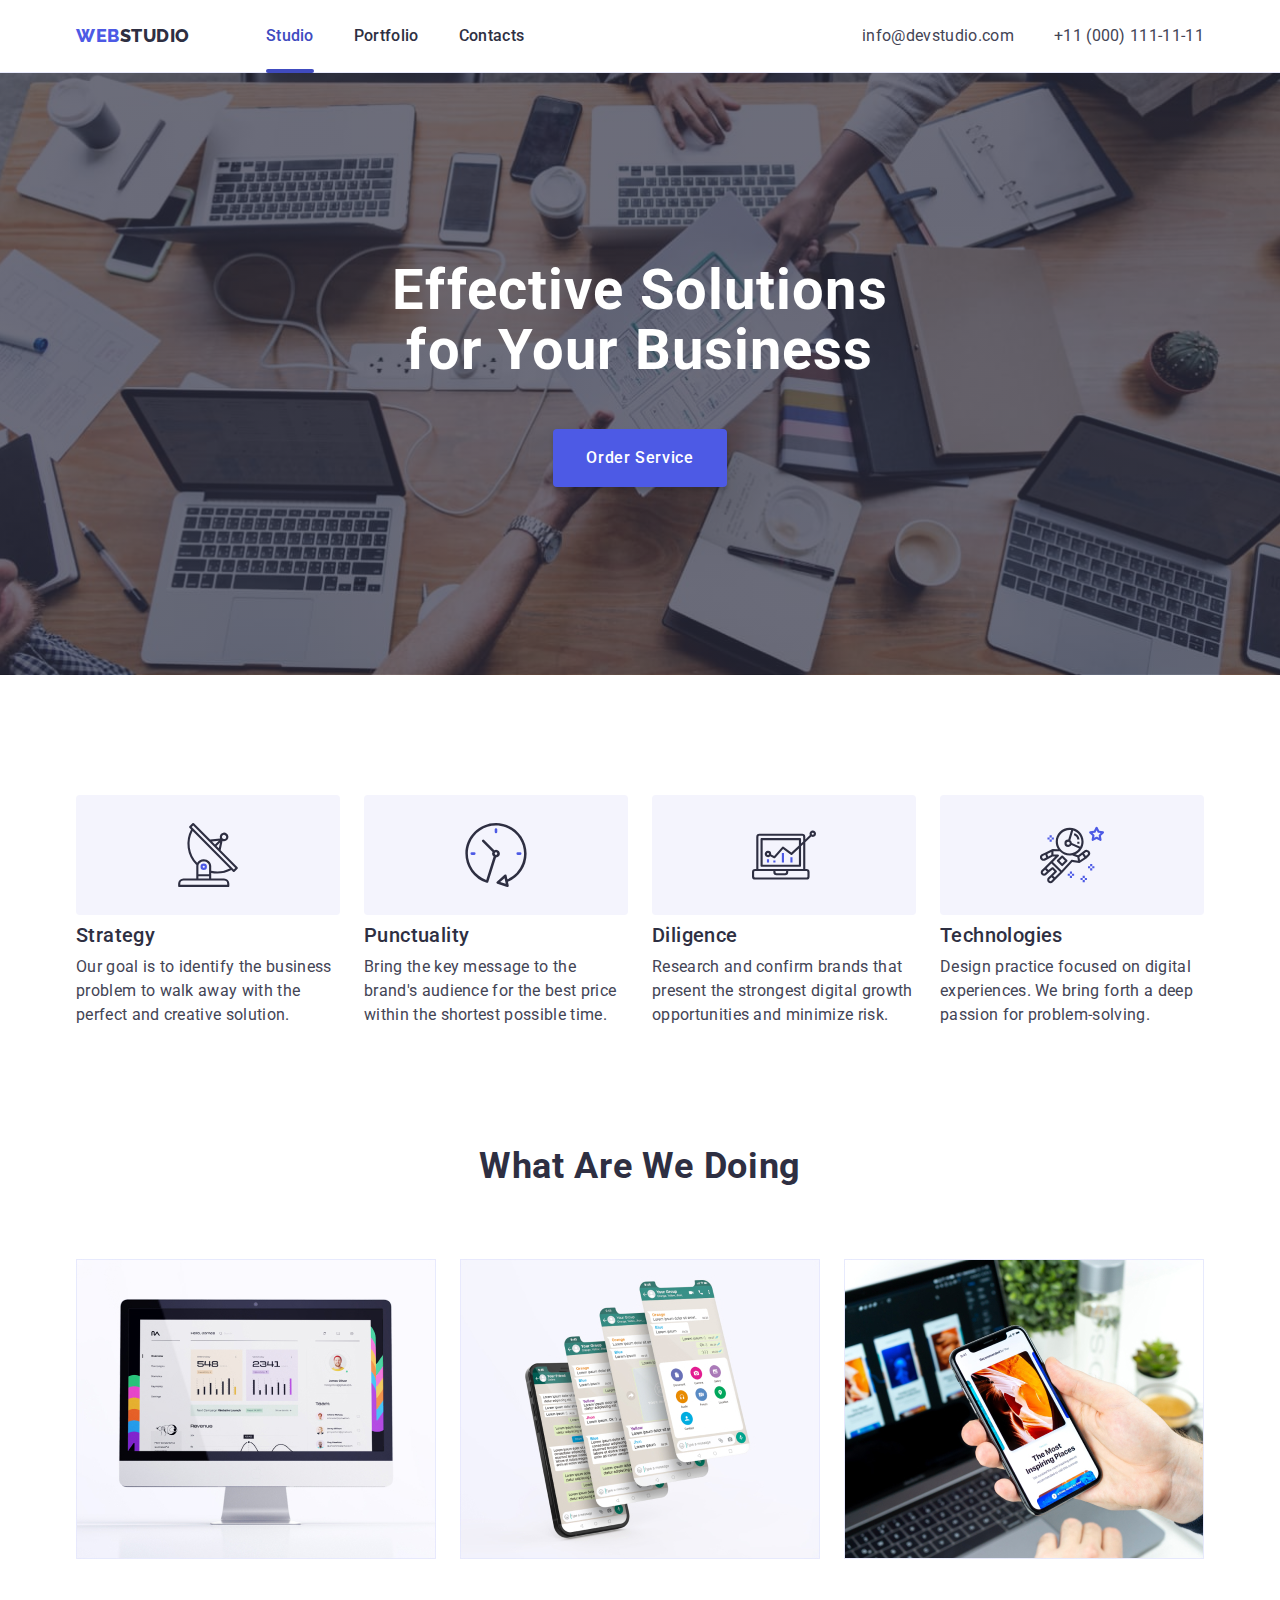
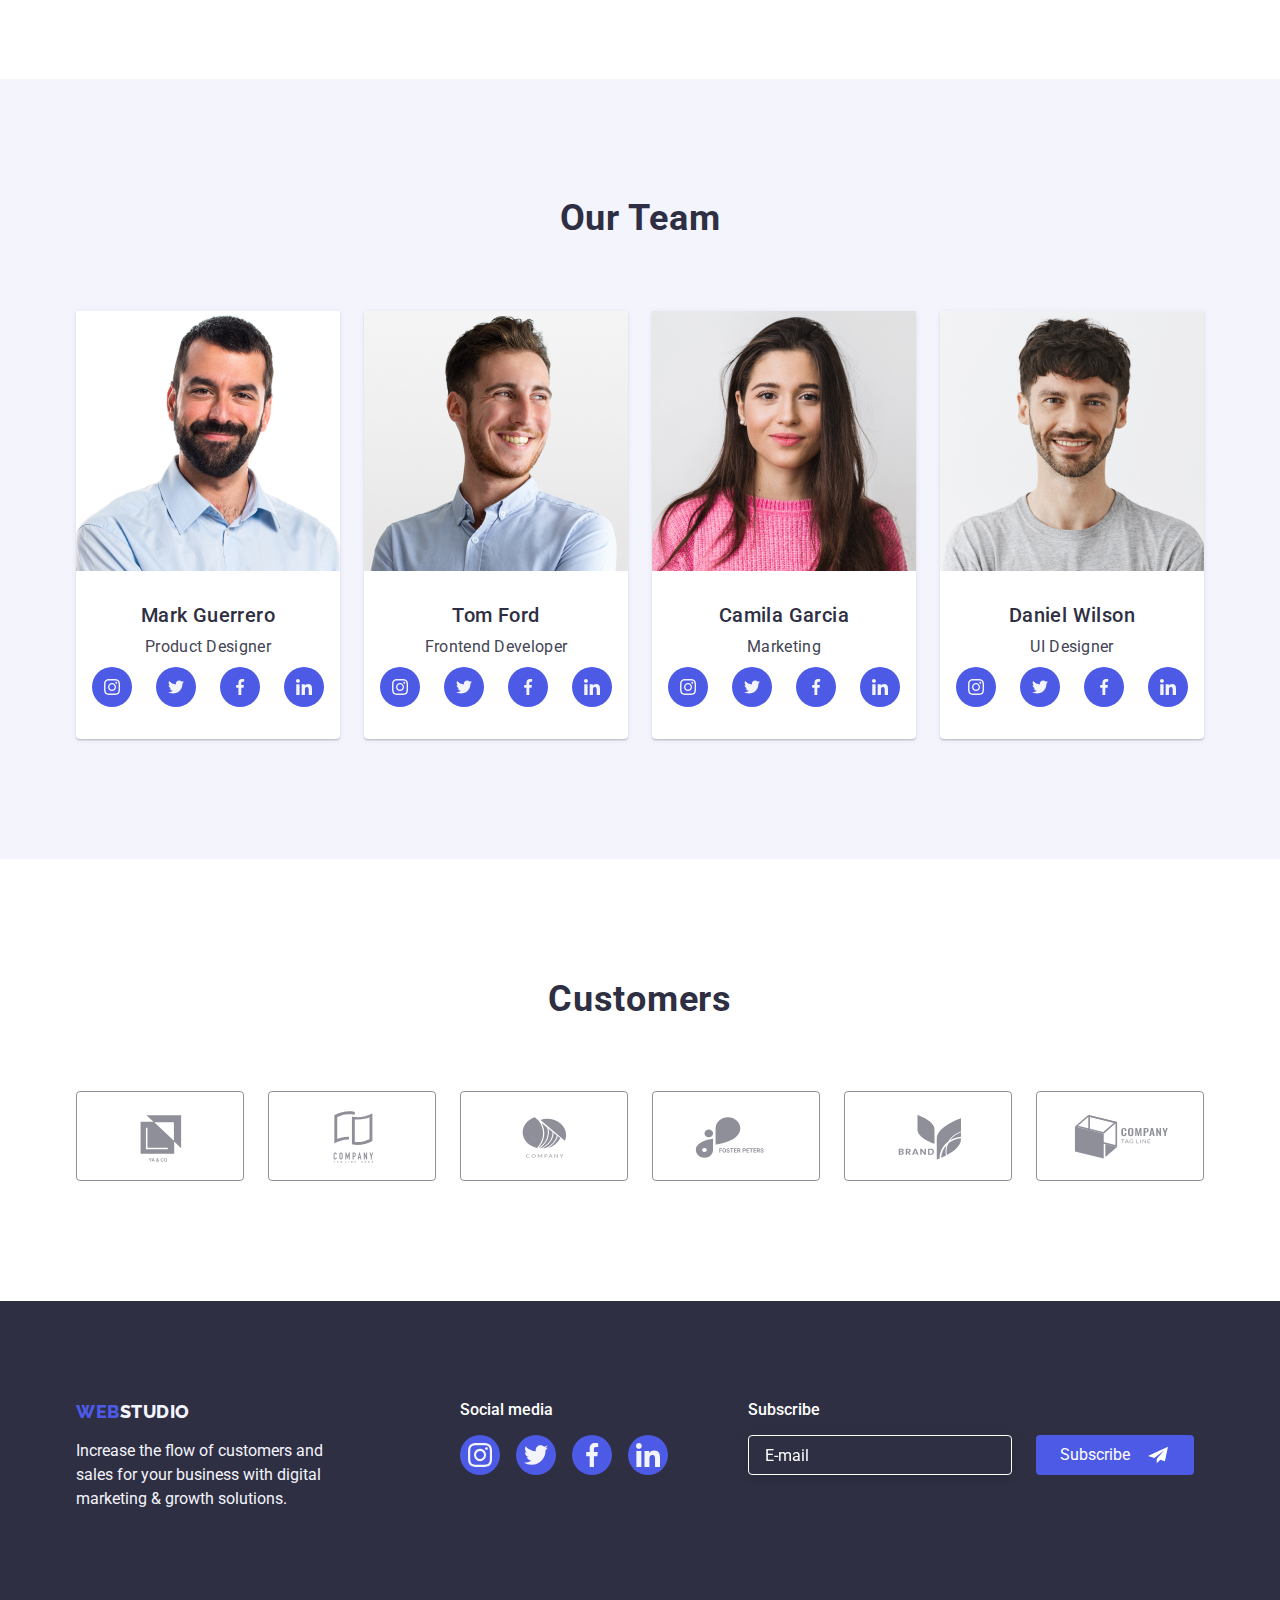
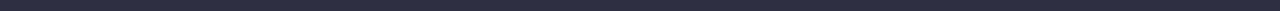
<file: index.html>
<!DOCTYPE html>
<html lang="en">

<head>
  <meta charset="UTF-8" />
  <meta http-equiv="X-UA-Compatible" content="IE=edge" />
  <meta name="viewport" content="width=device-width, initial-scale=1.0" />
  <title>Document</title>
  <link rel="preconnect" href="https://fonts.googleapis.com">
  <link rel="preconnect" href="https://fonts.gstatic.com" crossorigin>
  <link href="https://fonts.googleapis.com/css2?family=Raleway:wght@800&family=Roboto:wght@400;500;700;900&display=swap"
    rel="stylesheet">
  <link rel="stylesheet" href="https://cdnjs.cloudflare.com/ajax/libs/modern-normalize/1.1.0/modern-normalize.min.css">
  <link rel="stylesheet" href="./css/styles.css">
  <link rel="stylesheet" href="./css/tablet.css" media="screen and (min-width: 768px)">
  <link rel="stylesheet" href="./css/desktop.css" media="screen and (min-width: 1158px)">
</head>

<body>
  <header class="page-header">
    <div class="container header-nav header-nav-mobile ">
      <nav class="header-nav">
        <a href="./index.html" class="logo link">
          Web<span class="text-logo-header">Studio</span>
        </a>
        <ul class="site-nav list">
          <li class="item"><a href="./index.html" class="link site-nav-line site-nav-active">Studio</a></li>
          <li class="item"><a href="./portfolio.html" class="link site-nav-stay">Portfolio</a></li>
          <li class="item"><a href="" class="link site-nav-stay">Contacts</a></li>
        </ul>
      </nav>
      <button type="button" class="mobile-menu-open js-open-menu">
        <svg class="mobile-menu-open-icon" width="32" height="22">
          <use href="./images/SVG/symbol-defs.svg#burger-icon"></use>
        </svg>
      </button>
      <address class="navigation-nav header-nav">
        <ul class="list navigation-nav ">
          <li class="item tablet-navigation-email">
            <a href="mailto:info@devstudio.com" class="link">info@devstudio.com</a>
          </li>
          <li class="item">
            <a class="link" href="tel:+110001111111">+11 (000) 111-11-11</a>
          </li>
        </ul>
      </address>
    </div>
    <div class=" mobile-menu js-menu-container">
      <div class=" mobile-menu-container">
        <button type="button" class="modal-button js-close-menu">
          <svg width="8" height="8">
            <use href="./images/SVG/symbol-defs.svg#close-black-18dp-2-1"></use>
          </svg>
        </button>
        <div>
          <nav>
            <ul class="site-nav-mobile list">
              <li><a href="./index.html" class="link site-studio-active">Studio</a></li>
              <li><a href="./portfolio.html" class="link">Portfolio</a></li>
              <li><a href="" class="link ">Contacts</a></li>
            </ul>
          </nav>
        </div>
        <div>
          <address class=" navigation-nav-mobile ">
            <ul class="list">
              <li>
                <a href="tel:+110001111111" class="link mobile-tel">+11 (000) 111-11-11</a>
              </li>
              <li>
                <a href="mailto:info@devstudio.com" class="link mobile-email">info@devstudio.com</a>
              </li>
            </ul>
          </address>
          <div>
            <ul class="container-icon-mobile ">
              <li class="list">
                <a class="team-icon" href="">
                  <svg class="icon-link" width="16" height="16">
                    <use href="./images/SVG/symbol-defs.svg#instagram"></use>
                  </svg>
                </a>
              </li>
              <li class="list">
                <a class="team-icon" href="">
                  <svg class="icon-link" width="16" height="16">
                    <use href="./images/SVG/symbol-defs.svg#twitter"></use>
                  </svg>
                </a>
              </li>
              <li class="list">
                <a class="team-icon" href="">
                  <svg class="icon-link" width="16" height="16">
                    <use href="./images/SVG/symbol-defs.svg#facebook"></use>
                  </svg>
                </a>
              </li>
              <li class="list">
                <a class="team-icon" href="">
                  <svg class="icon-link" width="16" height="16">
                    <use href="./images/SVG/symbol-defs.svg#linkedin"></use>
                  </svg>
                </a>
              </li>
            </ul>
          </div>
        </div>
      </div>
    </div>
  </header>
  <main>
    <div class="banner">
      <section class="hero">
        <div class="container ">
          <h1 class="hero-title">Effective Solutions for Your Business</h1>
          <button data-modal-open type="button" class="hero-button"> Order Service</button>
        </div>
      </section>
    </div>
    <section class="section-subtitles">
      <div class="container">
        <h2 class="visually-hidden">Subtitles</h2>
        <ul class="text-paragraph list">
          <li class="item   icon-strategy">
            <h3 class="subtitles">Strategy</h3>
            <p>
              Our goal is to identify the business problem to walk away with the
              perfect and creative solution.
            </p>
          </li>
          <li class="item icon-punctuality ">
            <h3 class="subtitles">Punctuality</h3>
            <p>
              Bring the key message to the brand's audience for the best price
              within the shortest possible time.
            </p>
          </li>
          <li class="item icon-diligence">
            <h3 class="subtitles">Diligence</h3>
            <p>
              Research and confirm brands that present the strongest digital
              growth opportunities and minimize risk.
            </p>
          </li>
          <li class="item icon-technologies">
            <h3 class="subtitles">Technologies</h3>
            <p>
              Design practice focused on digital experiences. We bring forth a
              deep passion for problem-solving.
            </p>
          </li>
        </ul>
      </div>
    </section>
    <section class="work-section">
      <div class="container">
        <h2 class="work-title">What are we doing</h2>
        <ul class="card-box-picture list">
          <li class="card-picture">
            <img srcset="./images/index/desktop/img11.jpg 1x, ./images/index/desktop/img21@2x.jpg 2x"
              src="./images/index/img1.jpg" alt="computer monitor" width="360" height="300" />
          </li>
          <li class="card-picture">
            <img srcset="./images/index/desktop/img2.jpg 1x, ./images/index/desktop/img22@2x.jpg 2x"
              src="./images/index/img2.jpg" alt="phone" width="360" height="300" />
          </li>
          <li class="card-picture">
            <img srcset="./images/index/desktop/img3.jpg 1x, ./images/index/desktop/img3@2x.jpg 2x"
              src="./images/index/img3.jpg" alt="interaction of the phone with the computer" width="360" height="300" />
          </li>
        </ul>
      </div>
    </section>
    <section class="time-section">
      <div class="container">
        <h2 class="time-title">Our Team</h2>
        <ul class=" card-box-photo list">
          <li class=" card-photo">
            <img srcset="./images/index/desktop/img1.jpg 1x, ./images/index/desktop/img2@2x.jpg 2x "
              src="./images/index/img4.jpg" alt="Mark Guerrero" width="264" height="260" />
            <div class="card-text-photo">
              <h3 class="subtitles-team">Mark Guerrero</h3>
              <p class="text-paragraph-photo">Product Designer</p>
              <ul class="container-icon">
                <li class="list">
                  <a class="team-icon" href="">
                    <svg class="icon-link" width="16" height="16">
                      <use href="./images/SVG/symbol-defs.svg#instagram"></use>
                    </svg>
                  </a>
                </li>
                <li class="list">
                  <a class="team-icon" href="">
                    <svg class="icon-link" width="16" height="16">
                      <use href="./images/SVG/symbol-defs.svg#twitter"></use>
                    </svg>
                  </a>
                </li>
                <li class="list">
                  <a class="team-icon" href="">
                    <svg class="icon-link" width="16" height="16">
                      <use href="./images/SVG/symbol-defs.svg#facebook"></use>
                    </svg>
                  </a>
                </li>
                <li class="list">
                  <a class="team-icon" href="">
                    <svg class="icon-link" width="16" height="16">
                      <use href="./images/SVG/symbol-defs.svg#linkedin"></use>
                    </svg>
                  </a>
                </li>
              </ul>
            </div>
          </li>
          <li class=" card-photo ">
            <img srcset="./images/index/desktop/tom.jpg 1x, ./images/index/desktop/tom@2x.jpg 2x "
              src="./images/index/img5.jpg" alt="Tom Ford" width="264" height="260" />
            <div class="card-text-photo">
              <h3 class="subtitles-team">Tom Ford</h3>
              <p class="text-paragraph-photo">Frontend Developer</p>
              <ul class="container-icon">
                <li class="list">
                  <a class="team-icon" href="">
                    <svg class="icon-link" width="16" height="16">
                      <use href="./images/SVG/symbol-defs.svg#instagram"></use>
                    </svg>
                  </a>
                </li>
                <li class="list">
                  <a class="team-icon" href="">
                    <svg class="icon-link" width="16" height="16">
                      <use href="./images/SVG/symbol-defs.svg#twitter"></use>
                    </svg>
                  </a>
                </li>
                <li class="list">
                  <a class="team-icon" href="">
                    <svg class="icon-link" width="16" height="16">
                      <use href="./images/SVG/symbol-defs.svg#facebook"></use>
                    </svg>
                  </a>
                </li>
                <li class="list">
                  <a class="team-icon" href="">
                    <svg class="icon-link" width="16" height="16">
                      <use href="./images/SVG/symbol-defs.svg#linkedin"></use>
                    </svg>
                  </a>
                </li>
              </ul>
            </div>
          </li>
          <li class=" card-photo">
            <img srcset="./images/index/desktop/camila.jpg 1x, ./images/index/desktop/camila@2x.jpg 2x "
              src="./images/index/img6.jpg" alt="Camila Garcia" width="264" height="260" />
            <div class="card-text-photo">
              <h3 class="subtitles-team">Camila Garcia</h3>
              <p class="text-paragraph-photo">Marketing</p>
              <ul class="container-icon">
                <li class="list">
                  <a class="team-icon" href="">
                    <svg class="icon-link" width="16" height="16">
                      <use href="./images/SVG/symbol-defs.svg#instagram"></use>
                    </svg>
                  </a>
                </li>
                <li class="list">
                  <a class="team-icon" href="">
                    <svg class="icon-link" width="16" height="16">
                      <use href="./images/SVG/symbol-defs.svg#twitter"></use>
                    </svg>
                  </a>
                </li>
                <li class="list">
                  <a class="team-icon" href="">
                    <svg class="icon-link" width="16" height="16">
                      <use href="./images/SVG/symbol-defs.svg#facebook"></use>
                    </svg>
                  </a>
                </li>
                <li class="list">
                  <a class="team-icon" href="">
                    <svg class="icon-link" width="16" height="16">
                      <use href="./images/SVG/symbol-defs.svg#linkedin"></use>
                    </svg>
                  </a>
                </li>
              </ul>
            </div>
          </li>
          <li class=" card-photo">
            <img srcset="./images/index/desktop/den.jpg 1x, ./images/index/desktop/den@2x.jpg 2x "
              src="./images/index/img7.jpg" alt="Daniel Wilson" width="264" height="260" />
            <div class="card-text-photo">
              <h3 class="subtitles-team">Daniel Wilson</h3>
              <p class="text-paragraph-photo ">UI Designer</p>
              <ul class="container-icon">
                <li class="list">
                  <a class="team-icon" href="">
                    <svg class="icon-link" width="16" height="16">
                      <use href="./images/SVG/symbol-defs.svg#instagram"></use>
                    </svg>
                  </a>
                </li>
                <li class="list">
                  <a class="team-icon" href="">
                    <svg class="icon-link" width="16" height="16">
                      <use href="./images/SVG/symbol-defs.svg#twitter"></use>
                    </svg>
                  </a>
                </li>
                <li class="list">
                  <a class="team-icon" href="">
                    <svg class="icon-link" width="16" height="16">
                      <use href="./images/SVG/symbol-defs.svg#facebook"></use>
                    </svg>
                  </a>
                </li>
                <li class="list">
                  <a class="team-icon" href="">
                    <svg class="icon-link" width="16" height="16">
                      <use href="./images/SVG/symbol-defs.svg#linkedin"></use>
                    </svg>
                  </a>
                </li>
              </ul>
            </div>
          </li>
        </ul>
      </div>
    </section>
    <section class="customers-section">
      <div class="container">
        <h2 class="customers">Customers</h2>
        <div>
          <ul class="customers-logo">
            <li class="icon-logo list">
              <a class="icon-logo-link" href="">
                <svg width="104" height="56">
                  <use href="./images/SVG/symbol-defs.svg#Logo1"></use>
                </svg></a>
            </li>
            <li class="icon-logo list">
              <a class="icon-logo-link" href="">
                <svg width="104" height="56">
                  <use href="./images/SVG/symbol-defs.svg#Logo2"></use>
                </svg>
              </a>
            </li>
            <li class="icon-logo list">
              <a class="icon-logo-link" href="">
                <svg width="104" height="56">
                  <use href="./images/SVG/symbol-defs.svg#Logo3"></use>
                </svg>
              </a>
            </li>
            <li class="icon-logo list">
              <a class="icon-logo-link" href="">
                <svg width="104" height="56">
                  <use href="./images/SVG/symbol-defs.svg#Logo4"></use>
                </svg>
              </a>
            </li>
            <li class="icon-logo list">
              <a class="icon-logo-link" href="">
                <svg width="104" height="56">
                  <use href="./images/SVG/symbol-defs.svg#Logo5">
                  </use>
                </svg>
              </a>
            </li>
            <li class=" icon-logo list">
              <a class="icon-logo-link" href="">
                <svg width="104" height="56">
                  <use href="./images/SVG/symbol-defs.svg#Logo6"></use>
                </svg>
              </a>
            </li>
          </ul>
        </div>
      </div>
    </section>
  </main>
  <footer class="background-footer">
    <div class="container footer-container">
      <div class="footer-webstudio ">
        <div>
          <a href="./index.html" class="logo-footer link">
            Web<span class="text-logo-footer">Studio</span>
          </a>
          <p class="text-footer">
            Increase the flow of customers and
            sales for your business with digital
            marketing & growth solutions.
          </p>
        </div>
      </div>
      <div class="footer-social">
        <p class="social-text">Social media</p>
        <ul class="container-icon-footer list">
          <li>
            <a class=" team-icon team-icon-footer" href="">
              <svg width="24" height="24">
                <use href="./images/SVG/symbol-defs.svg#instagram"></use>
              </svg>
            </a>
          </li>
          <li>
            <a class=" team-icon team-icon-footer" href="">
              <svg width="24" height="24">
                <use href="./images/SVG/symbol-defs.svg#twitter"></use>
              </svg>
            </a>
          </li>
          <li>
            <a class=" team-icon team-icon-footer" href="">
              <svg width="24" height="24">
                <use href="./images/SVG/symbol-defs.svg#facebook"></use>
              </svg>
            </a>
          </li>
          <li>
            <a class=" team-icon team-icon-footer" href="">
              <svg width="24" height="24">
                <use href="./images/SVG/symbol-defs.svg#linkedin"></use>
              </svg>
            </a>
          </li>
        </ul>
      </div>
      <div>
        <p class="social-text">Subscribe</p>
        <div class="footer-subscribe">
          <input type="email" class="subscribe-input" name="E-mail" id="email" placeholder="E-mail"
            autocomplete="off" />
          <label for="email" class="subscribe-label"></label>
          <button type="submit" class="button-subscribe">Subscribe
            <svg class="subscribe-icon" width="24" height="20">
              <use href="./images/SVG/symbol-defs.svg#Frame"></use>
            </svg>
          </button>
        </div>
      </div>
    </div>
  </footer>
  <div class="backdrop is-hidden" data-modal>
    <div class="modal">
      <p class="form-name">Leave your contacts and we will call you back</p>
      <button data-modal-close type="button" class="modal-button">
        <svg width="8" height="8">
          <use href="./images/SVG/symbol-defs.svg#close-black-18dp-2-1"></use>
        </svg>
      </button>
      <form class="form" autocomplete="off">
        <label class="form-label">
          <span class="form-forename"> Name</span>
          <span class="form-input-icon">
            <input type="text" class="form-input" name="Name" />
            <svg class="form-icon" width="18" height="24">
              <use href="./images/SVG/symbol-defs.svg#person-black-18dp">
              </use>
            </svg>
          </span>
        </label>
        <label class="form-label ">
          <span class="form-forename">Phone</span>
          <span class="form-input-icon">
            <input type="tel" class="form-input" name="Phone" />
            <svg class="form-icon" width="18" height="24">
              <use href="./images/SVG/symbol-defs.svg#phone-black-18dp">
              </use>
            </svg>
          </span>
        </label>
        <label class="form-label ">
          <span class="form-forename"> Email </span>
          <span class="form-input-icon">
            <input type="email" class="form-input" name="Email" />
            <svg class="form-icon" width="18" height="24">
              <use href="./images/SVG/symbol-defs.svg#email-black-18dp">
              </use>
            </svg>
          </span>
        </label>
        <label class="form-label-textarea">
          <span class="form-forename">Comment</span>
          <textarea name="Comment" class="textarea" id="Comment" rows="10" placeholder="Text input"></textarea>
        </label>
        <label class="checkbox-label">
          <input class="checkbox" type="checkbox" name="checkbox">
          <span class="checkbox-icon">
            <svg class="icon-chec" width="10" height="8">
              <use href="./images/SVG/symbol-defs.svg#Vector"></use>
            </svg>
          </span>
          I accept the terms and conditions of the&nbsp; <span class="policy"> Privacy Policy</span>
        </label>
        <div class="btn-submit">
          <button type="submit" class="hero-button">Send</button>
        </div>
      </form>
    </div>
  </div>
  <script src="./js/mobile.js"></script>
  <script src="./js/modal.js"></script>
</body>

</html>
</file>
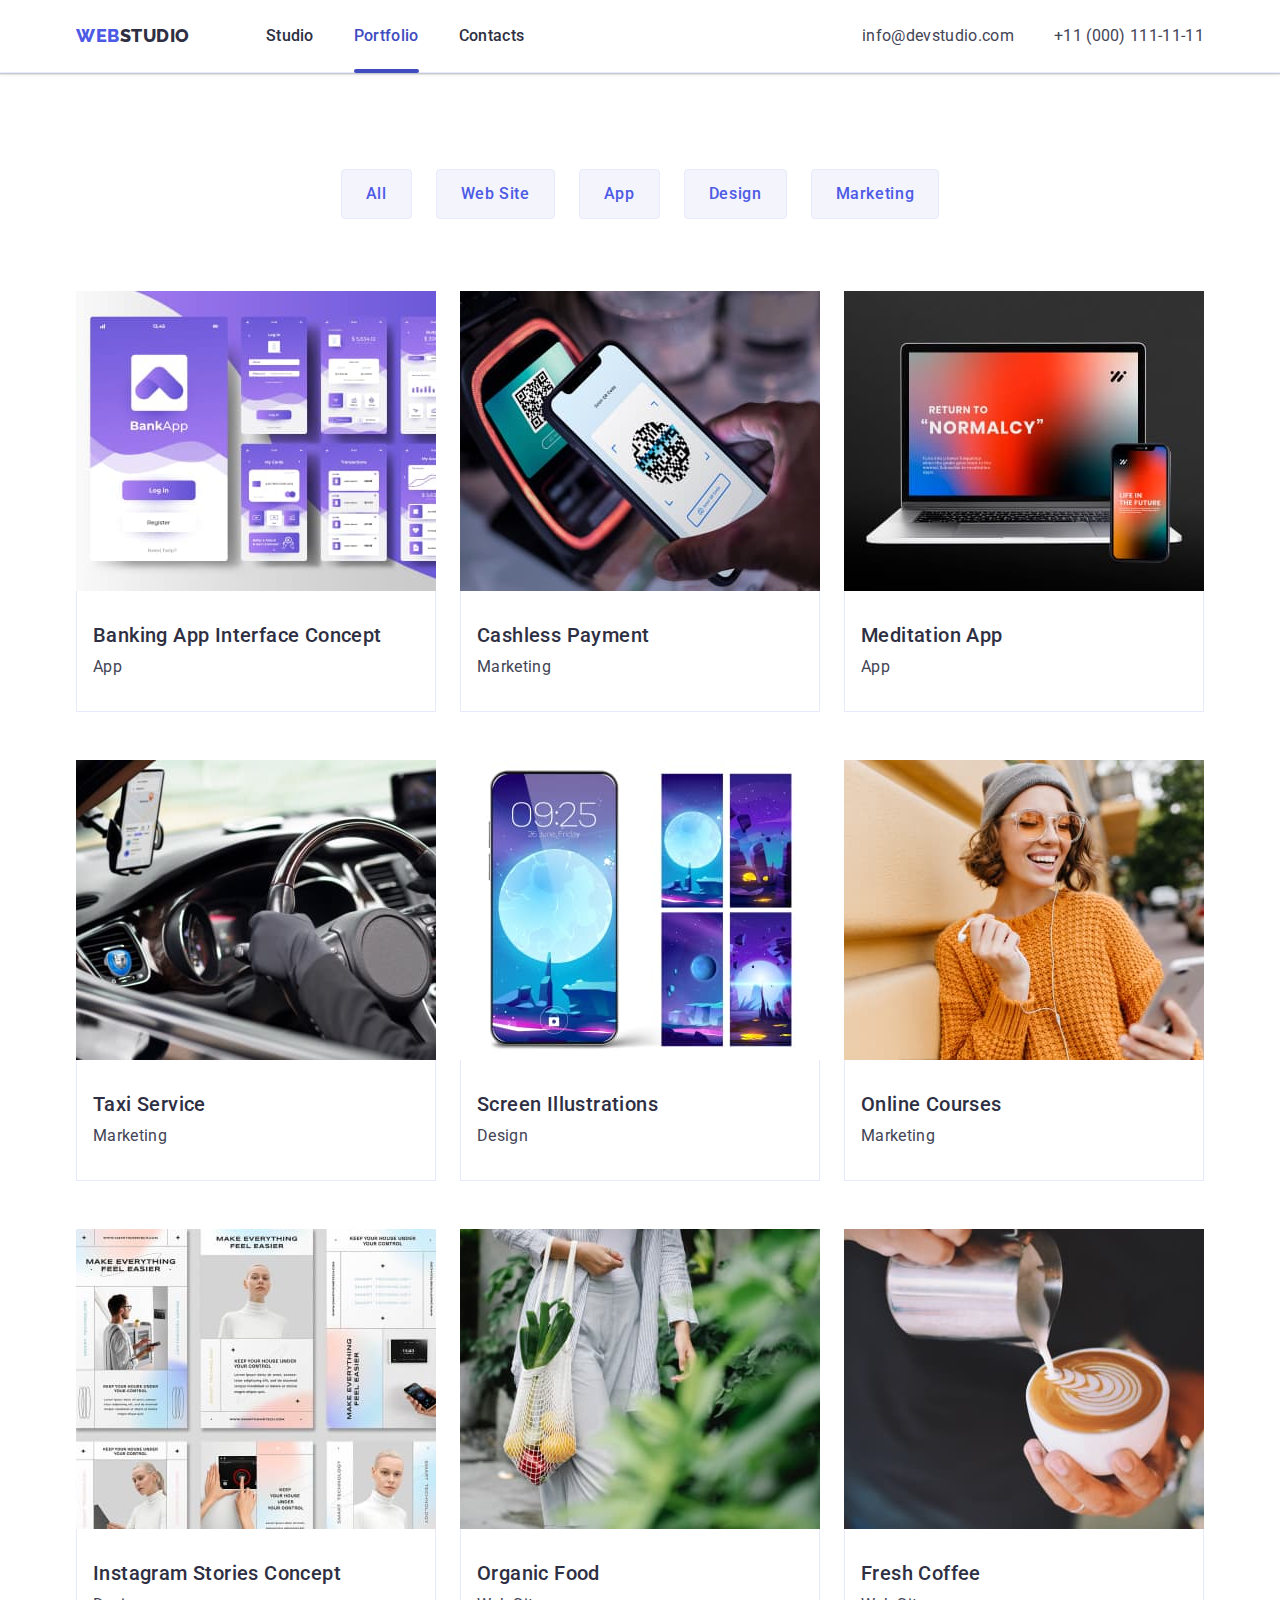
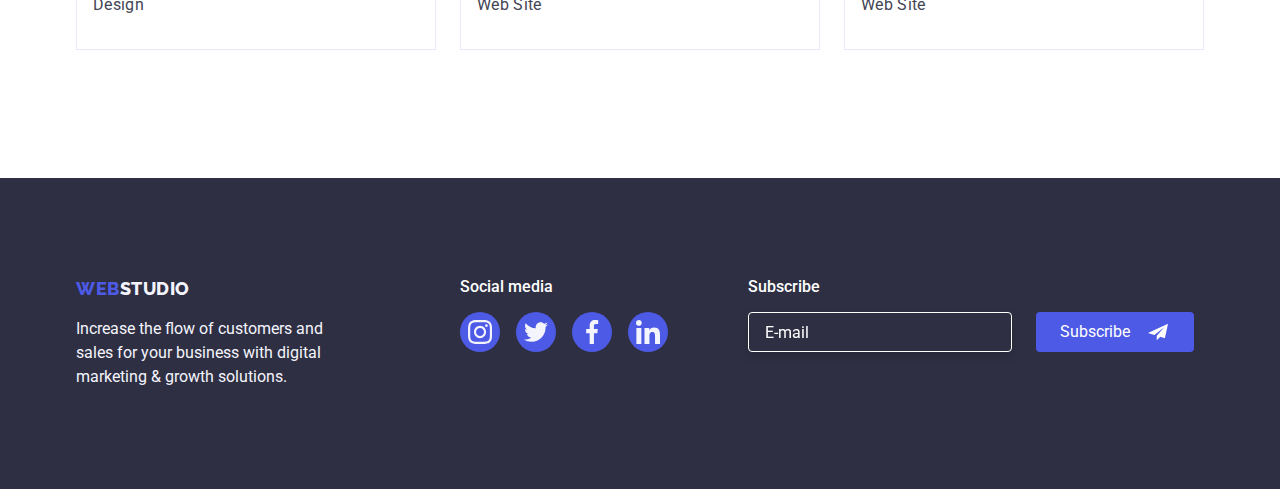
<file: portfolio.html>
<!DOCTYPE html>
<html lang="en">

<head>
  <meta charset="UTF-8" />
  <meta http-equiv="X-UA-Compatible" content="IE=edge" />
  <meta name="viewport" content="width=device-width, initial-scale=1.0" />
  <title>Document</title>
  <link rel="preconnect" href="https://fonts.googleapis.com" />
  <link rel="preconnect" href="https://fonts.gstatic.com" crossorigin />
  <link href="https://fonts.googleapis.com/css2?family=Raleway:wght@800&family=Roboto:wght@400;500;700;900&display=swap"
    rel="stylesheet" />
  <link rel="stylesheet"
    href="https://cdnjs.cloudflare.com/ajax/libs/modern-normalize/1.1.0/modern-normalize.min.css" />
  <link rel="stylesheet" href="./css/styles.css" />
  <link rel="stylesheet" href="./css/tablet.css" media="screen and (min-width: 768px)">
  <link rel="stylesheet" href="./css/desktop.css" media="screen and (min-width: 1158px)">
</head>

<body>
  <header class="page-header">
    <div class="container header-nav">
      <nav class="header-nav">
        <a href="./index.html" class="logo link">
          Web<span class="text-logo-header">Studio</span>
        </a>
        <ul class="site-nav list">
          <li class="item"><a href="./index.html" class="link site-nav-stay">Studio</a></li>
          <li class="item "><a href="./portfolio.html" class="link site-nav-line site-nav-active">Portfolio</a></li>
          <li class="item"><a href="" class="link  site-nav-stay">Contacts</a></li>
        </ul>
      </nav>
      <address class="navigation-nav header-nav">
        <ul class="list navigation-nav ">
          <li class="item">
            <a href="mailto:info@devstudio.com" class="link">info@devstudio.com</a>
          </li>
          <li class="item">
            <a class="link" href="tel:+110001111111">+11 (000) 111-11-11</a>
          </li>
        </ul>
      </address>
    </div>
  </header>
  <main class="subtitles">
    <section class="section-portfolio">
      <div class="container">
        <h1 class="visually-hidden">Portfolio</h1>
        <ul class="box list">
          <li class="item">
            <button type="button" class="button">All</button>
          </li>
          <li class="item">
            <button type="button" class="button">Web Site</button>
          </li>
          <li class="item">
            <button type="button" class="button">App</button>
          </li>
          <li class="item">
            <button type="button" class="button">Design</button>
          </li>
          <li class="item">
            <button type="button" class="button">Marketing</button>
          </li>
        </ul>
        <ul class=" card-box  list">
          <li class="card">
            <a href="" class="link-card ">
              <div class="card-thumb">
                <div class="overl">
                  <p class="text-thumb">14 Stylish and User-Friendly App Design
                    Concepts· Task Manager App ·
                    Calorie Tracker App · Exotic Fruit Ecommerce
                    App · Cloud Storage App
                  </p>
                </div>
                <img src="./images/portfolio/img1.jpg" alt="Interface Concept" width="360" height="300" />
              </div>
              <div class="card-text">
                <h2 class="title">Banking App Interface Concept</h2>
                <p class="card-paragraph">App</p>
              </div>
            </a>
          </li>
          <li class="card">
            <a href="" class=" link-card">
              <div class="card-thumb">
                <div class="overl">
                  <p class="text-thumb">14 Stylish and User-Friendly App Design
                    Concepts· Task Manager App ·
                    Calorie Tracker App · Exotic Fruit Ecommerce
                    App · Cloud Storage App
                  </p>
                </div>
                <img src="./images/portfolio/img2.jpg" alt="Payment" width="360" height="300" />
              </div>
              <div class="card-text">
                <h2 class="title">Cashless Payment</h2>
                <p class="card-paragraph">Marketing</p>
              </div>
            </a>
          </li>
          <li class="card">
            <a href="" class="link-card">
              <div class="card-thumb">
                <div class="overl">
                  <p class="text-thumb">14 Stylish and User-Friendly App Design
                    Concepts· Task Manager App ·
                    Calorie Tracker App · Exotic Fruit Ecommerce
                    App · Cloud Storage App
                  </p>
                </div>
                <img src="./images/portfolio/img3.jpg" alt="Meditation App" width="360" height="300" />
              </div>
              <div class="card-text">
                <h2 class="title">Meditation App</h2>
                <p class="card-paragraph">App</p>
              </div>
            </a>
          </li>
          <li class="card">
            <a href="" class="link-card">
              <div class="card-thumb">
                <div class="overl">
                  <p class="text-thumb">14 Stylish and User-Friendly App Design
                    Concepts· Task Manager App ·
                    Calorie Tracker App · Exotic Fruit Ecommerce
                    App · Cloud Storage App
                  </p>
                </div>
                <img class="link" src="./images/portfolio/img4.jpg" alt="Taxi Service" width="360" height="300" />
              </div>
              <div class="card-text">
                <h2 class="title">Taxi Service</h2>
                <p class="card-paragraph">Marketing</p>
              </div>
            </a>
          </li>
          <li class="card">
            <a href="" class="link-card">
              <div class="card-thumb">
                <div class="overl">
                  <p class="text-thumb">14 Stylish and User-Friendly App Design
                    Concepts· Task Manager App ·
                    Calorie Tracker App · Exotic Fruit Ecommerce
                    App · Cloud Storage App
                  </p>
                </div>
                <img class="link" src="./images/portfolio/img5.jpg" alt="Screen Illustrations" width="360"
                  height="300" />
              </div>
              <div class="card-text">
                <h2 class="title">Screen Illustrations</h2>
                <p class="card-paragraph">Design</p>
              </div>
            </a>
          </li>
          <li class="card">
            <a href="" class="link-card">
              <div class="card-thumb">
                <div class="overl">
                  <p class="text-thumb">14 Stylish and User-Friendly App Design
                    Concepts· Task Manager App ·
                    Calorie Tracker App · Exotic Fruit Ecommerce
                    App · Cloud Storage App
                  </p>
                </div>
                <img class="link" src="./images/portfolio/img6.jpg" alt="Online Courses" width="360" height="300" />
              </div>
              <div class="card-text">
                <h2 class="title">Online Courses</h2>
                <p class="card-paragraph">Marketing</p>
              </div>
            </a>
          </li>
          <li class="card">
            <a href="" class="link-card">
              <div class="card-thumb">
                <div class="overl">
                  <p class="text-thumb">14 Stylish and User-Friendly App Design
                    Concepts· Task Manager App ·
                    Calorie Tracker App · Exotic Fruit Ecommerce
                    App · Cloud Storage App
                  </p>
                </div>
                <img class="link" src="./images/portfolio/img7.jpg" alt="Instagram Stories" width="360" height="300" />
              </div>
              <div class="card-text">
                <h2 class="title">Instagram Stories Concept</h2>
                <p class="card-paragraph">Design</p>
              </div>
            </a>
          </li>

          <li class="card">
            <a href="" class="link-card">
              <div class="card-thumb">
                <div class="overl">
                  <p class="text-thumb">14 Stylish and User-Friendly App Design
                    Concepts· Task Manager App ·
                    Calorie Tracker App · Exotic Fruit Ecommerce
                    App · Cloud Storage App
                  </p>
                </div>
                <img class="link" src="./images/portfolio/img8.jpg" alt="Organic Food" width="360" height="300" />
              </div>
              <div class="card-text">
                <h2 class="title">Organic Food</h2>
                <p class="card-paragraph">Web Site</p>
              </div>
            </a>
          </li>
          <li class="card">
            <a href="" class="link-card">
              <div class="card-thumb">
                <div class="overl">
                  <p class="text-thumb">14 Stylish and User-Friendly App Design
                    Concepts· Task Manager App ·
                    Calorie Tracker App · Exotic Fruit Ecommerce
                    App · Cloud Storage App
                  </p>
                </div>
                <img class="link" src="./images/portfolio/img9.jpg" alt="Coffee" width="360" height="300" />
              </div>
              <div class="card-text">
                <h2 class="title">Fresh Coffee</h2>
                <p class="card-paragraph">Web Site</p>
              </div>
            </a>
          </li>
        </ul>
      </div>
    </section>
  </main>
  <footer class="background-footer">
    <div class="container footer-container">
      <div class="footer-webstudio">
        <ul class="list">
          <li>
            <a href="./index.html" class="logo-footer link">
              Web<span class="text-logo-footer">Studio</span>
            </a>
            <p class="text-footer">
              Increase the flow of customers and
              sales for your business with digital
              marketing & growth solutions.
            </p>
          </li>
        </ul>
      </div>
      <div class="footer-social">
        <p class="social-text">Social media</p>
        <ul class="container-icon-footer list">
          <li>
            <a class=" team-icon team-icon-footer" href="">
              <svg width="24" height="24">
                <use href="./images/SVG/symbol-defs.svg#instagram"></use>
              </svg>
            </a>
          </li>
          <li>
            <a class=" team-icon team-icon-footer" href="">
              <svg width="24" height="24">
                <use href="./images/SVG/symbol-defs.svg#twitter"></use>
              </svg>
            </a>
          </li>
          <li>
            <a class=" team-icon team-icon-footer" href="">
              <svg width="24" height="24">
                <use href="./images/SVG/symbol-defs.svg#facebook"></use>
              </svg>
            </a>
          </li>
          <li>
            <a class=" team-icon team-icon-footer" href="">
              <svg width="24" height="24">
                <use href="./images/SVG/symbol-defs.svg#linkedin"></use>
              </svg>
            </a>
          </li>
        </ul>
      </div>
      <div>
        <p class="social-text">Subscribe</p>
        <div class="footer-subscribe">
          <input type="email" class="subscribe-input" name="E-mail" id="email" placeholder="E-mail"
            autocomplete="off" />
          <label for="email" class="subscribe-label"></label>
          <button type="submit" class="button-subscribe">Subscribe
            <svg class="subscribe-icon" width="24" height="20">
              <use href="./images/SVG/symbol-defs.svg#Frame"></use>
            </svg>
          </button>
        </div>
      </div>
    </div>
  </footer>
</body>

</html>
</file>
<file: css/styles.css>
html {
  box-sizing: border-box;
}

*,
*::before,
*::after {
  box-sizing: inherit;
}

:root {
  --color-NAVYBLU: #2e2f42;
  --color-IRIS: #4d5ae5;
  --color-SLATE: #434455;
  --color-Cloud: #f4f4fd;
  --color-WHITE: #ffffff;
  --color-OCEAN: #404bbf;
  --color-background: #ffffff;
  --color-background-hero: #2e2f42;
  --color-solid: #e7e9fc;
  --color-solid-logo: #8E8F99;
  --color-green: #31D0AA;
  --color-model: #FCFCFC;

}

body {
  font-family: "Roboto", sans-serif;
  color: var(--color-SLATE);
  background-color: var(--color-background);
}

/* .container {
  width: 1158px;
  padding-left: 15px;
  padding-right: 15px;
  margin-left: auto;
  margin-right: auto;
} */

.list {
  list-style: none;
  font-style: normal;
  padding: 0;
  margin: 0;
}

h1,
h2,
h3,
h4,
h5,
h6,
ul,
p {
  margin-top: 0;
  margin-bottom: 0;
}

ul {
  padding: 0;
}

img {
  display: block;
  max-width: 100%;
  height: auto;
}

.visually-hidden {
  position: absolute;
  white-space: nowrap;
  width: 1px;
  height: 1px;
  overflow: hidden;
  border: 0;
  padding: 0;
  clip: rect(0 0 0 0);
  clip-path: inset(50%);
  margin: -1px;
}

/*-----------------------------Шапка сайту--------------------------------Шапка сайту------------Шапка сайту-----------*/
.container {
  padding-left: 15px;
  padding-right: 15px;
}

@media screen and (min-width:428px) {
  .container {
    width:428px;
    margin-left: auto;
    margin-right: auto;
  }
}

@media screen and (min-width:768px) {

  .mobile-menu-open-icon {
    display: none;
  }

  .header-nav-mobile {
    display: none;
  }

  .mobile-menu {
    display: none;
  }

  .mobile-menu-container {
    display: none;
  }

}

@media screen and (max-width:768px) {
  .site-nav {
    display: none;
  }

  .navigation-nav {
    display: none;
  }

}

.mobile-menu-open {
  display: flex;
  background-color: transparent;
  border: none;
  line-height: 0;
  padding: 0;
}

.mobile-menu-open-icon {
  stroke: currentColor;
}

.header-nav-mobile {
  display: flex;
  align-items: center;
  justify-content: space-between;
  padding-top: 24px;
  padding-bottom: 24px;
}

.page-header {
  border-bottom: 1px solid var(--color-solid);
  box-shadow: 0px 2px 1px rgba(46, 47, 66, 0.08), 0px 1px 1px rgba(46, 47, 66, 0.16), 0px 1px 6px rgba(46, 47, 66, 0.08);
}

.logo {
  text-decoration: none;
  color: var(--color-IRIS);
  font-family: "Raleway", sans-serif;
  font-style: normal;
  letter-spacing: 0.03em;
  text-transform: uppercase;
  font-weight: 800;
  font-size: 18px;
  line-height: 1.17;
  margin-right: 76px;

}

.text-logo-header {
  color: var(--color-NAVYBLU);
}

/*-------------------MOBILE MENU------------------------MOBILE MENU----------------MOBILE MENU-----MOBILE MENU-----MOBILE MENU--*/


.mobile-menu {
  position: fixed;
 width: 100%;
  height: 100%;
  z-index: 1000;
  top: 0;
  left: 0;
  background-color: var(--color-WHITE);
  opacity: 0;
  visibility: hidden;
  pointer-events: none;
  transition: opacity 250ms cubic-bezier(0.4, 0, 0.2, 1), visibility 250ms cubic-bezier(0.4, 0, 0.2, 1);
  display: flex;

}

.mobile-menu.is-open {
  opacity: 1;
  visibility: visible;
  pointer-events: auto;
}

.mobile-menu-container {
  position: relative;
  width: 100%;
  padding: 80px 24px 40px 40px;
  display: flex;
  flex-direction: column;
  justify-content: space-between;
}


.site-nav-mobile .link {

  display: inline-block;
  letter-spacing: 0.02em;
  font-weight: 700;
  line-height: 1.11;
  font-size: 36px;
  text-transform: capitalize;
  color: var(--color-NAVYBLU);
  transition: color 250ms cubic-bezier(0.4, 0, 0.2, 1);
 padding-bottom: 40px;

}
.site-studio-active.link {
  color: var(--color-OCEAN);}

.site-nav-mobile .link:focus {
  color: var(--color-OCEAN);
  text-decoration: none;
  font-style: normal;
}


.link {
  text-decoration: none;
  font-style: normal;

}

.navigation-nav-mobile {
  width: 100%;
  display: flex;
  margin-bottom: 40px;
}

.mobile-email:focus, .mobile-tel:focus {
  color: var(--color-IRIS);
  text-decoration: none;
  font-style: normal;
}

  

.mobile-tel {
  display: block;
  font-weight: 700;
  font-size: 36px;
  line-height: 1.11;
  padding-bottom: 40px;
  color: var(--color-IRIS);
  transition: color 250ms cubic-bezier(0.4, 0, 0.2, 1);
}

.mobile-email {
  display: block;
  font-weight: 500;
  font-size: 20px;
  line-height: 1.2;
  color: var(--color-SLATE);
  transition: color 250ms cubic-bezier(0.4, 0, 0.2, 1);
}

.container-icon-mobile {
  display: flex;
  flex-wrap: wrap;
  gap: 56px;
  margin-bottom: 40px;
}

@media screen and (max-width:419px) {
  .container-icon-mobile{
    gap: 32px;
  }
  .mobile-tel{
    font-size: 27px;
  }
}
/*-----------------------------Герой---------------------------------------Герой-----------------------------Герой---------*/

.banner {
  min-height: 432px;
  background-image: url('../images/index/mobile/Mpeople-office\ 1.jpg');
  background-position: center top;
  background-size: 428px 432px;
  background-repeat: no-repeat;
}

/*
screen
2x +
0px - 767px
*/
@media screen and (min-device-pixel-ratio: 2) and (max-width: 768px),
screen and (min-resolution: 192dpi) and (max-width:768px),
screen and (min-resolution: 2dppx) and (max-width: 768px) {
  .banner {
    background-image: url('../images/index/mobile/Mpeople-office\ 1@2x.jpg')
  }
}

/* 
768px +
*/
@media screen and (min-width: 768px) {
  .banner {
    background-image: url('../images/SVG/tablet/Tpeople-office\ 1.jpg');
  }
}

.hero {
  text-align: center;
  padding-top: 112px;
  padding-bottom: 112px;
  max-width: 428px;
  margin-right: auto;
  margin-left: auto;
  background-image: linear-gradient(rgba(46, 47, 66, 0.7), rgba(46, 47, 66, 0.7)),
    url(../images/index/people-office1.jpg);
  background-repeat: no-repeat;
  background-position: center;
  background-size: cover;
  background-color: var(--color-background-hero)
}

.hero-title {
  margin-bottom: 72px;
  font-style: normal;
  color: var(--color-WHITE);
  letter-spacing: 0.02em;
  font-size: 36px;
  line-height: 1.11;
  font-weight: 700;
  text-align: center;
  margin-left: auto;
  margin-right: auto;
  width: 100%;

}

.hero-button {
  font-family: "Roboto", sans-serif;
  font-weight: 500;
  min-width: 169px;
  font-size: 16px;
  line-height: 1.5;
  letter-spacing: 0.04em;
  border-radius: 4px;
  border: 1px solid transparent;
  cursor: pointer;
  color: var(--color-WHITE);
  background-color: var(--color-IRIS);
  padding: 16px 32px;
  text-align: center;
  box-shadow: 0px 4px 4px rgba(0, 0, 0, 0.15);
  transition: background-color 250ms cubic-bezier(0.4, 0, 0.2, 1);
}

.hero-button:hover {
  background-color: var(--color-OCEAN);
}

.box {
  display: flex;
  justify-content: center;
  margin-bottom: 72px;
}

.box>.item+.item {
  margin-left: 24px;
}

/*-------------------------МОДЕЛЬНЕ ВІКНО---------------------------МОДЕЛЬНЕ ВІКНО-------------------------------МОДЕЛЬНЕ ВІКНО-----------------------*/

.backdrop {
  position: fixed;
  top: 0;
  left: 0;
  width: 100%;
  height: 100%;
  background-color: rgba(46, 47, 66, 0.4);
  opacity: 1;
  transition: opacity 250ms cubic-bezier(0.4, 0, 0.2, 1), visibility 250ms cubic-bezier(0.4, 0, 0.2, 1)
}

.backdrop.is-hidden {
  opacity: 0;
  visibility: hidden;
  pointer-events: none
}

.backdrop.is-hidden .modal {
  transform: translate(-50%, -50%) scale(0.9);
}

.modal {
  position: absolute;
  top: 50%;
  left: 50%;
  padding: 72px 16px 24px 16px;
  transform: translate(-50%, -50%) scale(1);
  min-width: 320px;
  min-height: 576px;
  background-color: var(--color-model);
  box-shadow: 0px 1px 1px rgba(0, 0, 0, 0.14), 0px 1px 3px rgba(0, 0, 0, 0.12), 0px 2px 1px rgba(0, 0, 0, 0.2);
  border-radius: 4px;
  transition: transform 250ms cubic-bezier(0.4, 0, 0.2, 1);
}

.modal-button {
  position: absolute;
  display: flex;
  width: 24px;
  height: 24px;
  justify-content: center;
  align-items: center;
  background-color: var(--color-solid);
  border: 1px solid rgba(0, 0, 0, 0.1);
  border-radius: 50%;
  top: 24px;
  right: 24px;
  cursor: pointer;
  fill: var(--color-NAVYBLU);
  transition: background-color 250ms cubic-bezier(0.4, 0, 0.2, 1), fill 250ms cubic-bezier(0.4, 0, 0.2, 1)
}


.modal-button:focus,
.modal-button:hover {
  fill: var(--color-WHITE);
  background-color: var(--color-OCEAN);
}


/*--------------FORMA----------FORMA----------FORMA------------FORMA-------------FORMA-----------FORMA-------------------FORMA-*/

.form-name {
  margin-bottom: 16px;
  text-align: center;
  font-weight: 500;
  font-size: 16px;
  line-height: 1.5;
  letter-spacing: 0.02em;
  color: var(--color-NAVYBLU);

}

.form-forename {
  margin-bottom: 4px;
  font-weight: 400;
  font-size: 12px;
  line-height: 1.17;
  letter-spacing: 0.01em;
}

.form-input-icon {
  position: relative;
  display: block;
}


.form-icon {
  position: absolute;
  width: 18px;
  top: 8px;
  left: 19px;
  fill: var(--color-NAVYBLU);
  transition: fill 250ms cubic-bezier(0.4, 0, 0.2, 1);
}

.form-label {

  display: flex;
  flex-direction: column;
  margin-bottom: 8px;
  color: var(--color-solid-logo);

}

.form-input {
  padding-left: 38px;
  width: 100%;
  font: inherit;
  height: 40px;
  border: 1px solid rgba(46, 47, 66, 0.4);
  border-radius: 4px;
  transition: border 250ms cubic-bezier(0.4, 0, 0.2, 1), fill 250ms cubic-bezier(0.4, 0, 0.2, 1);
}


.form-input:hover,
.form-input:focus {
  border: 1px solid var(--color-IRIS);
}

.form-input:focus+.form-icon,
.form-input:hover+.form-icon {
  fill: var(--color-IRIS);
}

.form-input:hover+.form-icon,
.form-input:hover+.form-icon {
  fill: var(--color-IRIS);
}

.checkbox {
  position: absolute;
  white-space: nowrap;
  width: 1px;
  height: 1px;
  overflow: hidden;
  border: 0;
  padding: 0;
  clip: rect(0 0 0 0);
  clip-path: inset(50%);
  margin: -1px;
}


.checkbox-label {
  font-weight: 400;
  font-size: 12px;
  display: flex;
  align-items: center;
}

.checkbox-icon {
  content: " ";
  margin-right: 8px;
  width: 16px;
  height: 16px;
  border: 1px solid rgba(46, 47, 66, 0.4);
  border-radius: 2px;
  background-color: var(--color-WHITE);
  fill: var(--color-WHITE);
  box-sizing: border-box;
}

.icon-chec {
  position: absolute;
  margin: 3px 3px;

}

.checkbox:checked+.checkbox-icon {
  background-color: var(--color-OCEAN);
  border: 1px solid var(--color-OCEAN);
}

.policy {
  color: var(--color-IRIS);
  text-decoration-line: underline;
  letter-spacing: 0.04em
}

.btn-submit {
  margin-top: 24px;
  display: flex;
  justify-content: center;
}

.textarea {
  height: 120px;
  padding-top: 8px;
  padding-left: 16px;
  resize: none;
  border: 1px solid rgba(46, 47, 66, 0.4);
  border-radius: 4px;
}

.textarea::placeholder {
  width: 57px;
  font-weight: 400;
  font-size: 12px;
  line-height: 1.17;
  color: rgba(46, 47, 66, 0.4);

}

.form-label-textarea {
  display: flex;
  flex-direction: column;
  margin-bottom: 8px;
  color: var(--color-solid-logo);
  margin-bottom: 18px;
}

.textarea {

  transition: border 250ms cubic-bezier(0.4, 0, 0.2, 1);
}

.textarea:hover,
.textarea:focus {
  border: 1px solid var(--color-IRIS);
}


/*---------------------------Секції------------------Секції------------------Секції---------------------------------Секції*/


.button {
  font-family: "Roboto", sans-serif;
  font-weight: 500;
  font-size: 16px;
  min-width: 69px;
  line-height: 1.5;
  letter-spacing: 0.04em;
  border-radius: 4px;
  cursor: pointer;
  color: var(--color-IRIS);
  background-color: var(--color-Cloud);
  padding: 12px 24px;
  text-align: center;
  border: 1px solid var(--color-solid);
  transition: background-color 250ms cubic-bezier(0.4, 0, 0.2, 1),
    box-shadow 250ms cubic-bezier(0.4, 0, 0.2, 1),
    color 250ms cubic-bezier(0.4, 0, 0.2, 1),
    border-color 250ms cubic-bezier(0.4, 0, 0.2, 1)
}

.button:hover,
.button:focus {
  background-color: var(--color-OCEAN);
  color: var(--color-WHITE);
  border-color: transparent;
  box-shadow: 0px 3px 1px rgba(0, 0, 0, 0.1), 0px 2px 1px rgba(0, 0, 0, 0.08), 0px 2px 2px rgba(0, 0, 0, 0.12);
}

.images {
  background-color: var(--color-WHITE);
}

/*----------------------------------------Картинки з текстом-----------------------Kартинки з текстом----------------*/
.card-box {
  display: flex;
  flex-wrap: wrap;
  row-gap: 48px;
  column-gap: 24px;
}

.card-box>.card {
  flex-basis: calc((100% - 2 * 24px)/ 3);
  background-color: var(--color-WHITE);

}

.link-card {
  display: block;
  text-decoration: none;
  font-style: normal;
  transition: box-shadow 250ms cubic-bezier(0.4, 0, 0.2, 1);
}

.link-card:focus,
.link-card:hover {

  box-shadow: 0px 1px 6px rgba(46, 47, 66, 0.08), 0px 1px 1px rgba(46, 47, 66, 0.16), 0px 2px 1px rgba(46, 47, 66, 0.08);
}

.card-text {
  padding-left: 16px;
  padding-top: 32px;
  padding-bottom: 32px;
  border: 1px solid var(--color-solid);
  border-top: none;
}

.card-paragraph {
  font-style: normal;
  color: var(--color-SLATE);
  letter-spacing: 0.02em;
  line-height: 1.5;
  font-size: 16px;
  font-weight: 400;
}


.img {
  display: block;
  max-width: 100%;
  height: auto;
}

.card-thumb {
  position: relative;
  overflow: hidden;
}

.link-card:hover .overl,
.link-card:focus .overl {
  transform: translateY(0);
}

.overl {
  position: absolute;
  width: 100%;
  height: 100%;
  content: "";
  display: inline-block;
  background-color: var(--color-IRIS);
  transform: translateY(100%);
  transition: transform 250ms cubic-bezier(0.4, 0, 0.2, 1);
}

.card-thumb:hover.overl {
  opacity: 1;
}

.card-thumb:hover .text-thumb {
  opacity: 1;
}

.text-thumb {
  position: absolute;
  font-style: normal;
  font-weight: 400;
  width: 296px;
  font-size: 16px;
  color: var(--color-Cloud);
  left: 32px;
  top: 40px;
  letter-spacing: 0.02em;
}

/*------------------------- Фотографія з текстом*-----------------------------------Фотографія з текстом----------------*/

.card-box-photo {
  list-style: none;
  text-align: center
}

.card-box-photo>.card-photo {
  display: inline-block;
  margin-bottom: 72px;
  background-color: var(--color-WHITE);
  border-radius: 0px 0px 4px 4px;
  box-shadow: 0px 1px 6px rgba(46, 47, 66, 0.08), 0px 1px 1px rgba(46, 47, 66, 0.16), 0px 2px 1px rgba(46, 47, 66, 0.08);
}

.card-box-photo>.card-photo:last-child {
  margin-bottom: 0px;
}

.card-text-photo {
  text-align: center;
  padding: 32px 0;
}

.subtitles-team {
  text-align: center;
  font-style: normal;
  color: var(--color-NAVYBLU);
  letter-spacing: 0.02em;
  font-weight: 500;
  font-size: 20px;
  line-height: 1.2;
  letter-spacing: 0.02em;
  margin-bottom: 8px;
  margin-top: 0;
}

/*------------------------------------картинки без тексту-------------------------------------------картинки без тексту-----*/

@media screen and (max-width:1158px) {

  .card-box-picture {
    display: none;
  }

  .card-picture {
    display: none;
  }

  .work-section {
    display: none;
  }

  .work-title {
    display: none;
  }
}

.card-box-picture {
  flex-basis: calc((100% - 2 * 24px)/ 3);
  list-style: none;
  display: flex;
  column-gap: 24px;
}

.card-box-picture>.card-picture {
  background-color: var(--color-WHITE);
}

.work-section {
  padding-bottom: 120px;
}

.time-section {
  padding-top: 96px;
  padding-bottom: 96px;
  background-color: var(--color-Cloud)
}

.section-portfolio {
  padding-top: 96px;
  padding-bottom: 120px;
}

.work-title,
.time-title {
  font-style: normal;
  color: var(--color-NAVYBLU);
  letter-spacing: 0.02em;
  text-transform: capitalize;
  text-align: center;
  background-color: var(--color-WHITE);
  font-weight: 700;
  font-size: 36px;
  line-height: 1.11;
  letter-spacing: 0.02em;
}

.time-title {
  margin-top: 0px;
  margin-bottom: 72px;
  background-color: var(--color-Cloud)
}

.work-title {
  margin-top: 0px;
  margin-bottom: 72px;

}

.title {
  letter-spacing: 0.02em;
  color: var(--color-NAVYBLU);
  font-weight: 500;
  font-size: 20px;
  line-height: 1.2;
  margin-bottom: 8px;
}



.section-subtitles {
  padding-top: 96px;
  padding-bottom: 96px;
}



.subtitles {
  text-align: center;
  font-style: normal;
  color: var(--color-NAVYBLU);
  letter-spacing: 0.02em;
  font-weight: 700;
  font-size:36px;
  line-height: 1.11;
  letter-spacing: 0.02em;
  margin-bottom: 8px;
  margin-top: 0;
}


.text-paragraph {
  font-style: normal;
  color: var(--color-SLATE);
  letter-spacing: 0.02em;
  font-size: 16px;
  line-height: 1.5;
  font-weight: 500;
}

.text-paragraph {
  display: inline-block;

}

.text-paragraph .item {
  margin-bottom: 72px;

}

.text-paragraph .item:last-child {
  margin-bottom: 0;

}


/*-------------------------------------CЕКЦІЯ З ІКОНКАМИ--------------------CЕКЦІЯ З ІКОНКАМИ----------CЕКЦІЯ З ІКОНКАМИ------*/
.customers-section {
  padding-top: 96px;
  padding-bottom: 96px;
}

.customers {
  font-style: normal;
  font-weight: 700;
  font-size: 36px;
  line-height: 40px;
  text-align: center;
  letter-spacing: 0.02em;
  color: var(--color-NAVYBLU);
  margin-bottom: 72px;
}

.customers-logo {
justify-content: center;
  display: flex;
  flex-wrap: wrap;
  column-gap: 16px;
  row-gap: 72px;
}

.icon-logo-link {
  display: flex;
  fill: var(--color-solid-logo);
  background: var(--color-WHITE);
  border: 1px solid var(--color-solid-logo);
  border-radius: 4px;
  padding: 16px 34px;
  transition: fill 250ms cubic-bezier(0.4, 0, 0.2, 1),
    border-color 250ms cubic-bezier(0.4, 0, 0.2, 1);
  
}


/* .customers-logo .icon-logo:nth-child(3),
.icon-logo:nth-child(6) {
  margin-bottom: 72px;
} */

.icon-logo-link:focus,
.icon-logo-link:hover {
  fill: var(--color-OCEAN);
  border-color: var(--color-OCEAN);
}


.text-paragraph-photo {
  font-style: normal;
  color: var(--color-SLATE);
  letter-spacing: 0.02em;
  line-height: 1.5;
  font-size: 16px;
  font-weight: 400;
  margin-bottom: 8px;
}

/*------------------------------------------------ICON соіальні мережі--------------------------ICON соіальні мережі----*/
.container-icon {
  display: flex;
  justify-content: center;
  gap: 24px;
}

.team-icon {
  display: flex;
  justify-content: center;
  align-items: center;
  Width: 40px;
  height: 40px;
  background-color: var(--color-IRIS);
  border-radius: 50%;
  transition: background-color 250ms cubic-bezier(0.4, 0, 0.2, 1);
}

.icon-link {
  fill: var(--color-Cloud);
}

.team-icon:hover,
.team-icon:focus {
  background-color: var(--color-OCEAN)
}

/*----------------------------------------footer------------------footer--------------------footer-------footer--------*/
/* @media screen and (max-width:1158px) {

  .footer-container {
    padding-top: 96px;
    padding-bottom: 96px;
  }

} */

.footer-webstudio {
  display: flex;
  justify-content: center;
  margin-bottom: 72px;

}

.footer-social {

  margin-bottom: 72px;
}

.text-footer {
  font-style: normal;
  color: var(--color-Cloud);
  font-weight: 400;
  font-size: 16px;
  line-height: 1.5;
  margin-top: 17.5px;
  width: 264px;
}

.background-footer {
  background-color: var(--color-background-hero);
  padding-top: 96px;
    padding-bottom: 96px;
}

.text-logo-footer {
  color: var(--color-Cloud);
}

.logo-footer.link {
  display: flex;
  justify-content: center;
  align-items: center;
}

.logo-footer {
  text-decoration: none;
  color: var(--color-IRIS);
  font-family: "Raleway", sans-serif;
  font-style: normal;
  letter-spacing: 0.03em;
  text-transform: uppercase;
  font-weight: 800;
  font-size: 18px;
  line-height: 1.17;
  margin: 0px;
  padding: 0px;
}

.social-text {
  text-align: center;
  font-weight: 500;
  margin-bottom: 16px;
  color: var(--color-WHITE);
}



.container-icon-footer {
  display: flex;
  justify-content: center;
  gap: 16px;
}

.team-icon-footer:hover,
.team-icon-footer:focus {
  background-color: var(--color-green)
}

.button-subscribe {
  display: flex;
  flex-direction: row;
  justify-content: center;
  align-items: center;
  padding: 8px 24px;
  gap: 16px;
  background: var(--color-IRIS);
  border-radius: 4px;
  border: none;
  cursor: pointer;
  color: var(--color-WHITE);
}


.subscribe-icon {
  Width: 24px;
  height: 20px;
  color: var(--color-WHITE);

}

.footer-subscribe {
  display: flex;
  flex-direction: column;
  align-items: center;
  position: relative;
  border-radius: 4px;
  background: var(--color-NAVYBLU)
}

.subscribe-input {
  width: 100%;
  font: inherit;
  height: 40px;
  padding-top: 8px;
  padding-bottom: 8px;
  padding-left: 16px;
  margin-bottom: 16px;
  border: 1px solid #FFFFFF;
  filter: drop-shadow(0px 4px 4px rgba(0, 0, 0, 0.15));
  border-radius: 4px;
  background-color: var(--color-background-hero);
  color: var(--color-WHITE);

}
.subscribe-input::placeholder{
  color: var(--color-WHITE);
}
.subscribe-label {

  color: var(--color-WHITE);
  font-weight: 400;
  font-size: 12px;
  line-height: 2;
}

.footer-webstudio {
  margin-bottom: 72px;

}

.footer-social {
  margin-bottom: 72px;
}


@media screen and (max-width: 320px) {
  body {
    overflow-x: hidden;
  }
}
</file>
<file: css/tablet.css>
@media screen and (min-width: 768px){
    .container{
      width: 768px;
  }
}
@media screen and (min-width:768px){
    .mobile-menu-open{
           display: none;}}

@media screen and (min-width:768px) and (max-width:1158px){
  .navigation-nav{
    display: none;
}
.tablet-navigation-email{
 margin-bottom: 12px;
}
.logo {
  margin-right: 120px;

}
}

.site-nav{
    display: flex;
}
.navigation-nav{
  display: block;
top:16px;
}
.navigation-nav .link {
  line-height: 1.17;
  font-weight: 400;
  font-size: 12px;
  text-decoration: none;
  color: var(--color-SLATE);
  letter-spacing: 0.04em;
  font-style: normal;
  transition: color 250ms cubic-bezier(0.4, 0, 0.2, 1);

}


.navigation-nav .link:focus,
.navigation-nav .link:hover
 {
  color: var(--color-OCEAN);
  text-decoration: none;
  font-style: normal;
}


.navigation-nav .item+.item {
  justify-content: flex-end;
}
.header-nav{
    display: flex;
    align-items: center;
padding-top: 0;
padding-bottom: 0;}
 
.site-nav .item+.item {
    margin-left: 40px;
  
  }
  .site-nav .link {
    position: relative;
    letter-spacing: 0.02em;
    font-weight: 500;
    line-height: 1.5;
    font-size: 16px;
    display: block;
    padding-top: 24px;
    padding-bottom: 24px;
    transition: color 250ms cubic-bezier(0.4, 0, 0.2, 1);
  
  }
  
  .site-nav-active {
    color: var(--color-OCEAN);
  }
  
  .site-nav-stay {
    color: var(--color-NAVYBLU);
  }
  
  .site-nav-line {
    position: relative;
  }
  
  .site-nav-line::after {
    position: absolute;
    content: "";
    display: block;
    width: 100%;
    height: 4px;
    margin-top: 21px;
    background-color: var(--color-OCEAN);
    border-radius: 2px;
    transition: 250ms cubic-bezier(0.4, 0, 0.2, 1);
  
  }
  
  
  .link {
    text-decoration: none;
    font-style: normal;
  
  }
  
  .site-nav .link:focus{
    color: var(--color-OCEAN);
    text-decoration: none;
    font-style: normal;
  }
  
    
  


  /* --------герой------------*/

  .banner {
    min-height:436px;
    background-size: 768px 436px;
   
  }

  @media screen and (min-width: 768px) {
    .banner {
      background-image: url('../images/index/tablet/Tpeople-office\ 1.jpg');
    }
  }
  @media screen and (min-device-pixel-ratio: 2) and (min-width: 768px),
    screen and (min-resolution: 192dpi) and (min-width: 768px),
    screen and (min-resolution: 2dppx) and (min-width: 768px) {
    .banner {
      background-image: url('../images/index/tablet/Tpeople-office\ 1@2x.jpg');
    }
  }
  
  .hero {
    padding-top: 112px;
    padding-bottom: 112px;
    max-width: 768px;
   
  }  


  .hero-title {
    margin-bottom: 36px;
    font-size: 56px;
    line-height: 1.07;
    width: 496px;
  
  }


  .modal {
    padding: 72px 24px 24px 24px;
    min-width: 408px;
  }

  .form-label {
    width: 360px; }

  .form-label-textarea {
      width: 360px}

  .subtitles{
    text-align:start;}

  .text-paragraph {
    display: flex;
    flex-wrap:wrap;
    column-gap: 24px;
    row-gap: 72px;
    
  }
  .text-paragraph .item {

    margin-bottom:0}
  
  /* .text-paragraph .item:nth-child(3n){
    margin-bottom: 0;} */
  
  .text-paragraph .item {
    flex-basis: calc((100% - 24px)/ 2);
  }
  
  /* .text-paragraph .item:nth-child(odd) {
    margin-right: 24px;} */

   
 .card-box-photo>.card-photo:nth-child(n + 0){
 margin-bottom: 0px;}

.card-box-photo { 
display: flex;
justify-content: center;
column-gap: 24px;
row-gap: 72px;
flex-wrap: wrap;
}
/* 
.card-box-photo>.card-photo {
  display: flex;

} */
/* .card-photo:nth-child(2n) {
  margin-left: 24px;
 } */

 .customers-logo {
  justify-content: center;
 display: flex;
  column-gap: 24px;
  row-gap: 72px;
   
}
  
.icon-logo-link{
  padding: 16px 32px;
  width: 168px;
}
/* .customers-logo .icon-logo:nth-last-child(-n + 3){
  margin-bottom: 0;
} */

.footer-container {
  display: flex;
  flex-wrap: wrap;
}
@media screen and (min-width:768px) and (max-width:1158px) {
  .footer-container{
    width: 582px;
  }
}
.logo-footer.link{
  justify-content: start;
}
.footer-webstudio {
  display: flex;
  margin-right: 24px;
  margin-bottom: 72px;

}

.footer-social{
  display: inline-block;

}

.footer-subscribe{
  flex-direction:row;
  align-items: revert;
}
.subscribe-input{
  width: 264px;
  margin-bottom: 0px;
}
.social-text{
  text-align: start;
 
}

.button-subscribe{
  margin-left: 24px;
}
</file>
<file: css/desktop.css>
@media screen and (min-width: 1158px){
    .container{
      width: 1158px;
  }
}
.logo{
  margin-right: 76px;
}
.navigation-nav {
  text-decoration: none;
  font-style: normal;
  display: flex;
  margin-left: auto;
}

  .site-nav{
    display: flex;
}
.navigation-nav .link {
  letter-spacing: 0.02em;
  line-height: 1.5;
  font-size: 16px;
  display: block;
  padding-top: 24px;
  padding-bottom: 24px;

}

.navigation-nav .item +.item {
  margin-left: 40px;
}


/* --------герой------------*/


.banner {
  min-height:600px;
  background-size: 1440px 600px;
}

@media screen and (min-width: 1158px) {
  .banner {
    background-image: url('../images/index/desktop/people-office\ 1.jpg');
  }
}

@media screen and (min-device-pixel-ratio: 2) and (min-width:1158px),
  screen and (min-resolution: 192dpi) and (min-width:1158px),
  screen and (min-resolution: 2dppx) and (min-width: 1158px) {
  .banner {
    background-image: url('../images/index/desktop/people-office\ 1@2x.jpg');
  }
}


.hero {
  
  padding-top: 188px;
  padding-bottom: 188px;
  max-width: 1440px;

}

.hero-title {
  margin-bottom: 48px;

}


.form-label-textarea {
  margin-bottom: 16px;
}

@media screen and(max-width:1158px) 
{.text-paragraph .item::before{display: none;}
.icon-punctuality::before {display: none;}
.icon-diligence::before {display: none;}
.icon-technologies::before {display: none;} } 

.icon-strategy::before {
  background-image: url(../images/SVG/antenna\ 1.svg);
  margin-bottom: 8px;
}

.icon-punctuality::before {
  background-image: url(../images/SVG/clock\ 1.svg);
  margin-bottom: 8px;
}

.icon-diligence::before {
  background-image: url(../images/SVG/diagram\ 1.svg);
  margin-bottom: 8px;
}

.icon-technologies::before {
  background-image: url(../images/SVG/astronaut\ 1.svg);
  margin-bottom: 8px;
}
.text-paragraph .item::before {
  display: block;
  content: "";
  height: 120px;
  background-repeat: no-repeat;
  background-position: center;
  background-color: var(--color-Cloud);
  border-radius: 4px;

}
.section-subtitles {
  padding-top: 120px;
  padding-bottom: 120px;
}
.subtitles{
  font-size:20px;
  font-weight: 500;
  line-height: 1.2;
}

.text-paragraph {
  font-weight: 400;
  flex-wrap:nowrap;
  column-gap: 0;
  row-gap: 0;
}

.text-paragraph .item {
  width: 264px;
  
  margin-bottom: 0px;
}
.text-paragraph .item +.item  {
  
  margin-left: 24px;
  margin-right: 0;
  width: 264px;
 
}
.text-paragraph .item:first-child{
  margin-right: 0;
}



.time-section {
  padding-top: 120px;
  padding-bottom: 120px;

}


.card-box-photo {
  flex-wrap: nowrap;
  
}

.card-box-photo>.card-photo {
  flex-basis: calc((100% - 2*24px)/4);
  margin-bottom: 0;
}
.card-photo:nth-child(2n) {
  margin-left: 0;}

  .customers-section {
    padding-top: 120px;
    padding-bottom: 120px;
  }
  
  .customers-logo {
    flex-wrap: nowrap;
    row-gap: 0px;
    
  }
 

  .icon-logo-link {
    display: flex;
    gap: 24px;
    padding: 16px 32px;
    
  }
  
.footer-container {
  flex-wrap: nowrap;
}


.background-footer {
  background-color: var(--color-background-hero);
  padding-top: 100px;
  padding-bottom: 100px;
}



.social-text {
  justify-content: start;
 margin-left: 0;

}

.container-icon-footer {
  display: flex;
  justify-content: flex-start;
  gap: 16px;
}


.footer-subscribe {
  margin-left: 0;
}

/* .subscribe-input{
  width: 250px;
} */


.footer-webstudio {
  margin-right: 120px;
  margin-left: 0;
  margin-bottom: 0;

}

.footer-social {
  margin-right: 80px;
  margin-bottom: 0;

}
</file>
